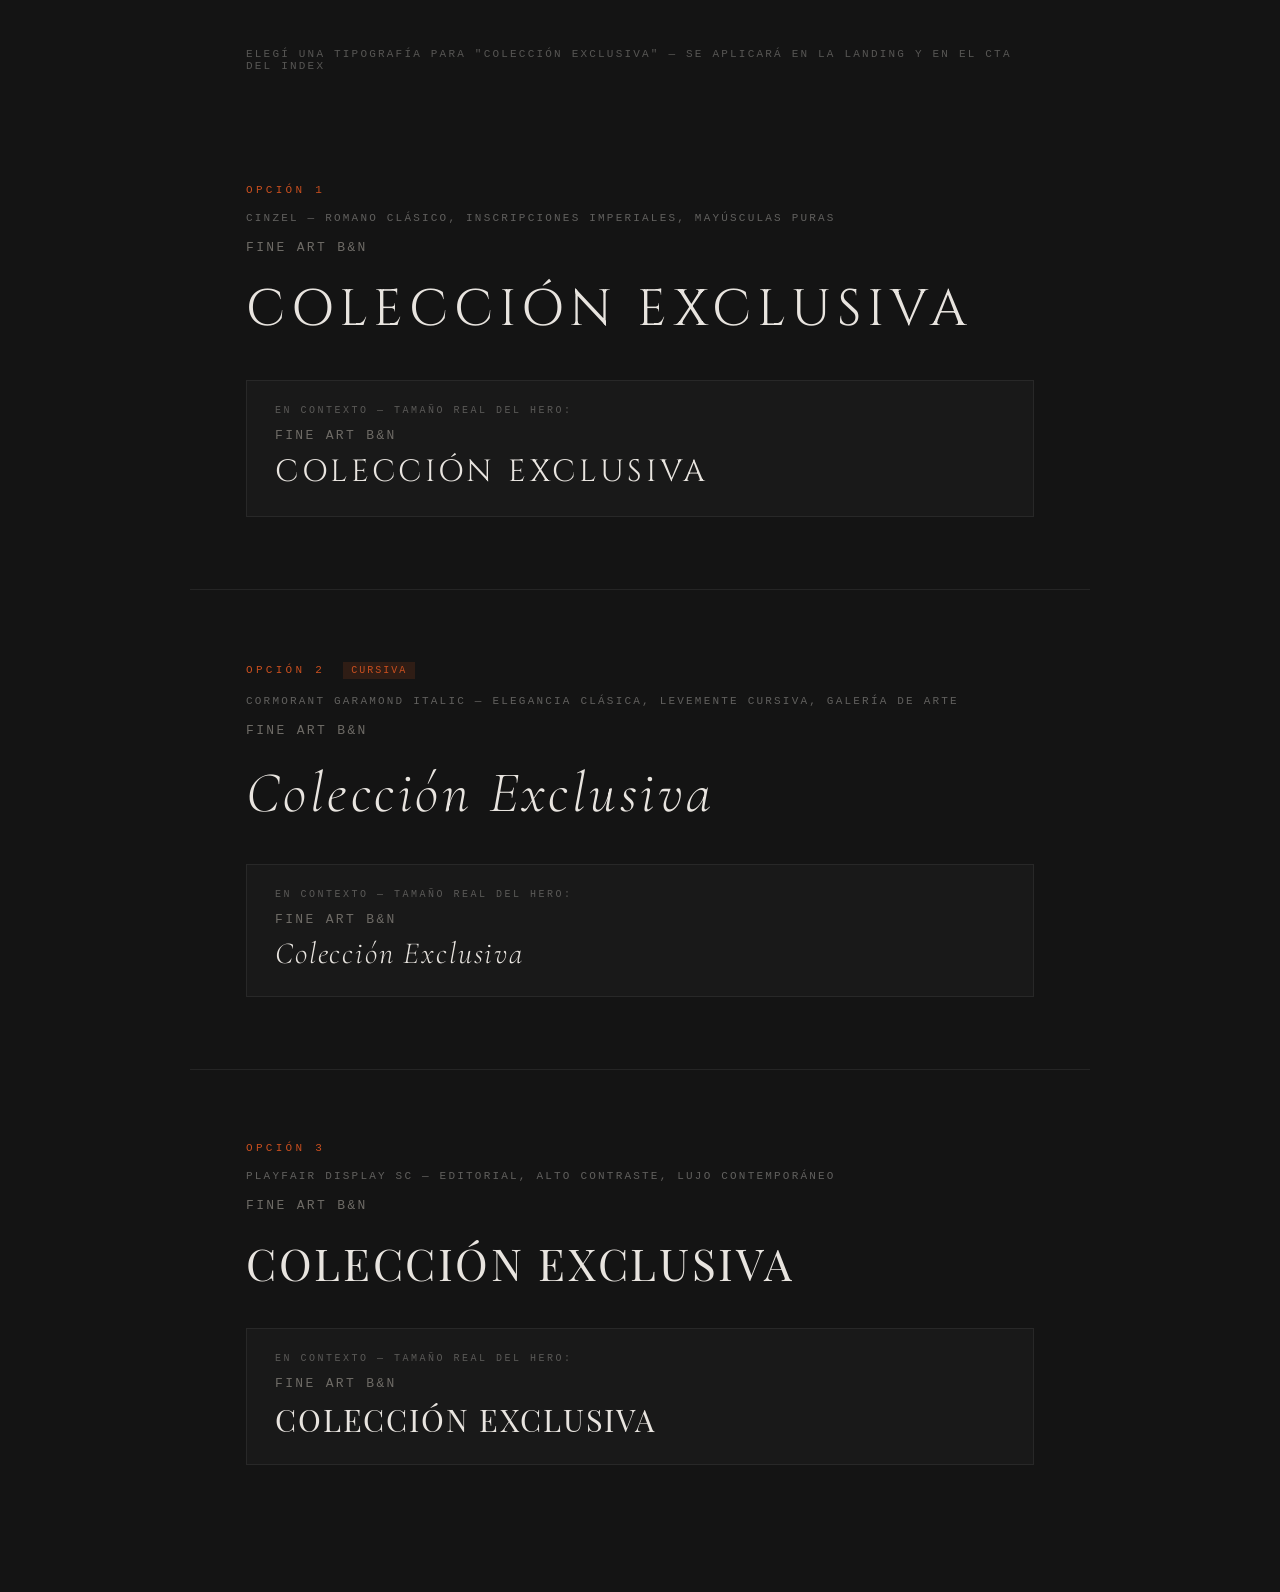
<file: font-preview.html>
<!DOCTYPE html>
<html lang="es">
<head>
  <meta charset="UTF-8" />
  <meta name="viewport" content="width=device-width, initial-scale=1.0" />
  <title>Font Preview — COLECCIÓN EXCLUSIVA</title>
  <link rel="preconnect" href="https://fonts.googleapis.com" />
  <link rel="preconnect" href="https://fonts.gstatic.com" crossorigin />
  <link href="https://fonts.googleapis.com/css2?family=Cinzel:wght@300;400&family=Cormorant+Garamond:ital,wght@0,300;0,400;1,300;1,400&family=Playfair+Display+SC:wght@400&display=swap" rel="stylesheet" />
  <style>
    * { margin: 0; padding: 0; box-sizing: border-box; }
    body {
      background: #141414;
      color: #E8E4DF;
      font-family: sans-serif;
      min-height: 100vh;
      display: flex;
      flex-direction: column;
      align-items: center;
      justify-content: center;
      gap: 0;
      padding: 48px 24px;
    }
    .header-note {
      width: 100%; max-width: 900px;
      padding: 0 56px 40px;
      font-family: monospace;
      font-size: 11px; letter-spacing: 0.2em;
      color: rgba(242,237,232,0.3);
      text-transform: uppercase;
    }
    .option {
      width: 100%;
      max-width: 900px;
      padding: 72px 56px;
      border-bottom: 1px solid rgba(242,237,232,0.08);
      display: flex;
      flex-direction: column;
      gap: 16px;
    }
    .option:last-child { border-bottom: none; }
    .option-num {
      font-family: monospace;
      font-size: 11px;
      letter-spacing: 0.3em;
      text-transform: uppercase;
      color: #C94F1F;
    }
    .option-name {
      font-size: 11px;
      letter-spacing: 0.2em;
      color: rgba(242,237,232,0.35);
      text-transform: uppercase;
      font-family: monospace;
    }
    .preview-sub {
      font-family: 'Jura', monospace;
      font-size: 13px;
      letter-spacing: 0.18em;
      color: #6E6B66;
      text-transform: uppercase;
      margin-bottom: 4px;
    }
    .tag-italic {
      display: inline-block;
      background: rgba(201,79,31,0.15);
      color: #C94F1F;
      font-family: monospace;
      font-size: 10px;
      letter-spacing: 0.2em;
      padding: 3px 8px;
      margin-left: 8px;
      vertical-align: middle;
    }
    /* Opción 1 — Cinzel */
    .opt1 .main {
      font-family: 'Cinzel', serif;
      font-size: clamp(28px, 4vw, 52px);
      font-weight: 300;
      letter-spacing: 0.12em;
    }
    /* Opción 2 — Cormorant Garamond Italic */
    .opt2 .main {
      font-family: 'Cormorant Garamond', serif;
      font-size: clamp(30px, 4.5vw, 60px);
      font-weight: 300;
      font-style: italic;
      letter-spacing: 0.06em;
    }
    /* Opción 3 — Playfair Display SC */
    .opt3 .main {
      font-family: 'Playfair Display SC', serif;
      font-size: clamp(24px, 3.5vw, 44px);
      font-weight: 400;
      letter-spacing: 0.06em;
    }
    .context {
      margin-top: 20px;
      padding: 24px 28px;
      border: 1px solid rgba(242,237,232,0.07);
      background: rgba(242,237,232,0.02);
    }
    .context-label {
      font-size: 10px; letter-spacing: 0.25em; color: rgba(242,237,232,0.3);
      text-transform: uppercase; margin-bottom: 12px; font-family: monospace;
    }
  </style>
</head>
<body>

  <div class="header-note">
    Elegí una tipografía para "Colección Exclusiva" — se aplicará en la landing y en el CTA del index
  </div>

  <div class="option opt1">
    <span class="option-num">Opción 1</span>
    <p class="option-name">Cinzel — Romano clásico, inscripciones imperiales, mayúsculas puras</p>
    <p class="preview-sub">Fine Art B&N</p>
    <p class="main">COLECCIÓN EXCLUSIVA</p>
    <div class="context">
      <p class="context-label">En contexto — tamaño real del hero:</p>
      <p class="preview-sub" style="margin-bottom:8px">Fine Art B&N</p>
      <p class="main" style="font-size:clamp(18px,2.4vw,32px)">COLECCIÓN EXCLUSIVA</p>
    </div>
  </div>

  <div class="option opt2">
    <span class="option-num">Opción 2 <span class="tag-italic">CURSIVA</span></span>
    <p class="option-name">Cormorant Garamond Italic — Elegancia clásica, levemente cursiva, galería de arte</p>
    <p class="preview-sub">Fine Art B&N</p>
    <p class="main">Colección Exclusiva</p>
    <div class="context">
      <p class="context-label">En contexto — tamaño real del hero:</p>
      <p class="preview-sub" style="margin-bottom:8px">Fine Art B&N</p>
      <p class="main" style="font-size:clamp(18px,2.4vw,32px)">Colección Exclusiva</p>
    </div>
  </div>

  <div class="option opt3">
    <span class="option-num">Opción 3</span>
    <p class="option-name">Playfair Display SC — Editorial, alto contraste, lujo contemporáneo</p>
    <p class="preview-sub">Fine Art B&N</p>
    <p class="main">COLECCIÓN EXCLUSIVA</p>
    <div class="context">
      <p class="context-label">En contexto — tamaño real del hero:</p>
      <p class="preview-sub" style="margin-bottom:8px">Fine Art B&N</p>
      <p class="main" style="font-size:clamp(18px,2.4vw,32px)">COLECCIÓN EXCLUSIVA</p>
    </div>
  </div>

</body>
</html>
</file>
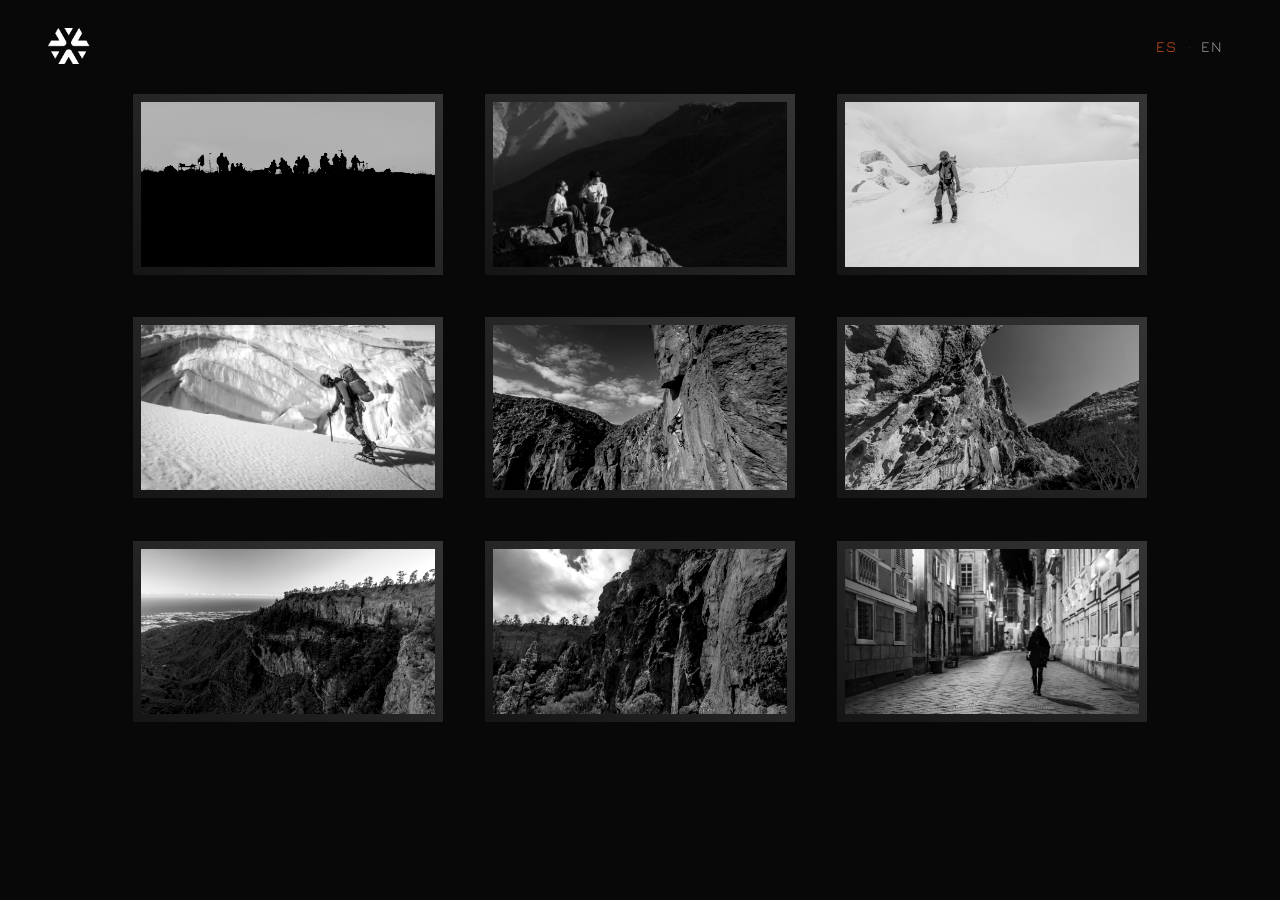
<file: ref-ega-fotos-2.html>
<!DOCTYPE html>
<html lang="es">
<head>
  <meta charset="UTF-8" />
  <meta name="viewport" content="width=device-width, initial-scale=1.0" />
  <title>E-Ga · Segunda Colección — Ref</title>
  <link rel="icon" type="image/svg+xml" href="shared/assets/favicon.svg" />
  <link rel="stylesheet" href="shared/styles.css?v=6" />
  <link rel="stylesheet" href="obras-exclusivas.css?v=9" />
  <style>
    body { background: #080808; }

    .ref-header {
      display: flex; justify-content: space-between; align-items: center;
      padding: 28px 48px;
    }
    .ref-header img { height: 36px; width: auto; }

    .ref-grid-wrap { padding: 0 48px 48px; }

    /* Fotos ya en B&W — sin filtro */
    .obra-img-base.bw { filter: none; }

    /* Fotos en color → B&W + contraste +30% */
    .obra-img-base.to-bw {
      filter: grayscale(100%) contrast(130%);
    }
  </style>
</head>
<body>

  <div class="ref-header">
    <img src="shared/assets/logo-simbolo-blanco.png" alt="Gamantri" />
    <div class="lang-toggle">
      <button class="lang-btn active">ES</button>
      <span class="lang-sep">·</span>
      <button class="lang-btn">EN</button>
    </div>
  </div>

  <div class="ref-grid-wrap">
    <div class="obras-grid oex-grid-bw">

      <!-- 1 — Siluetas al atardecer · Austerra — color → B&W -->
      <div class="obra-card">
        <div class="obra-celda"><div class="obra-img-wrap">
          <img class="obra-img-base to-bw" src="shared/assets/images/obras/E-Ga-2/(1).jpg" alt="" />
        </div></div>
      </div>

      <!-- 2 — Dos figuras en roca · Austerra — ya B&W -->
      <div class="obra-card">
        <div class="obra-celda"><div class="obra-img-wrap">
          <img class="obra-img-base bw" src="shared/assets/images/obras/E-Ga-2/(2).jpg" alt="" />
        </div></div>
      </div>

      <!-- 3 — Glaciar Chopicalqui · La Sportiva — color → B&W -->
      <div class="obra-card">
        <div class="obra-celda"><div class="obra-img-wrap">
          <img class="obra-img-base to-bw" src="shared/assets/images/obras/E-Ga-2/(3).jpg" alt="" />
        </div></div>
      </div>

      <!-- 4 — Serac · Chopicalqui — color → B&W -->
      <div class="obra-card">
        <div class="obra-celda"><div class="obra-img-wrap">
          <img class="obra-img-base to-bw" src="shared/assets/images/obras/E-Ga-2/(4).jpg" alt="" />
        </div></div>
      </div>

      <!-- 5 — El Saltadero · Tenerife — color → B&W -->
      <div class="obra-card">
        <div class="obra-celda"><div class="obra-img-wrap">
          <img class="obra-img-base to-bw" src="shared/assets/images/obras/E-Ga-2/(5).jpg" alt="" />
        </div></div>
      </div>

      <!-- 6 — Polegre Abajo · Tenerife — color → B&W -->
      <div class="obra-card">
        <div class="obra-celda"><div class="obra-img-wrap">
          <img class="obra-img-base to-bw" src="shared/assets/images/obras/E-Ga-2/(6).jpg" alt="" />
        </div></div>
      </div>

      <!-- 7 — Barranco y océano · Tenerife — color → B&W -->
      <div class="obra-card">
        <div class="obra-celda"><div class="obra-img-wrap">
          <img class="obra-img-base to-bw" src="shared/assets/images/obras/E-Ga-2/(7).jpg" alt="" />
        </div></div>
      </div>

      <!-- 8 — Cañón de pinos · Tenerife — color → B&W -->
      <div class="obra-card">
        <div class="obra-celda"><div class="obra-img-wrap">
          <img class="obra-img-base to-bw" src="shared/assets/images/obras/E-Ga-2/(8).jpg" alt="" />
        </div></div>
      </div>

      <!-- 9 — Calle nocturna · Génova — ya B&W -->
      <div class="obra-card">
        <div class="obra-celda"><div class="obra-img-wrap">
          <img class="obra-img-base bw" src="shared/assets/images/obras/E-Ga-2/(9).jpg" alt="" />
        </div></div>
      </div>

    </div>
  </div>

</body>
</html>
</file>
<file: shared/styles.css>
@font-face {
  font-family: 'Griffiths';
  src: url('assets/fonts/Griffiths/Griffiths.otf') format('opentype');
  font-weight: 400;
  font-display: swap;
}
@font-face {
  font-family: 'Play';
  src: url('assets/fonts/Play/Play-Regular.ttf') format('truetype');
  font-weight: 400;
  font-display: swap;
}
@font-face {
  font-family: 'Play';
  src: url('assets/fonts/Play/Play-Bold.ttf') format('truetype');
  font-weight: 700;
  font-display: swap;
}
@font-face {
  font-family: 'Jura';
  src: url('assets/fonts/Jura/Jura-VariableFont_wght.ttf') format('truetype');
  font-weight: 100 900;
  font-display: swap;
}

/* ── RESET ── */
*, *::before, *::after { box-sizing: border-box; margin: 0; padding: 0; }
html { scroll-behavior: smooth; }

:root {
  --base:    #080808;
  --surface: #111111;
  --stone:   #2E2E2C;
  --text:    #F2EDE8;
  --muted:   #7a7a76;
  --accent:  #C94F1F;
  --ease:    cubic-bezier(0.16, 1, 0.3, 1);
}

body {
  background: var(--base);
  color: var(--text);
  font-family: 'Jura', sans-serif;
  font-weight: 300;
  overflow-x: hidden;
}

/* ── HEADER ── */
header {
  position: fixed; top: 0; left: 0; right: 0;
  z-index: 500;
  padding: 28px 40px;
  display: flex; align-items: center; justify-content: space-between;
  transition: transform 0.5s var(--ease), background 0.4s, backdrop-filter 0.4s;
  background: linear-gradient(to bottom, rgba(8,8,8,0.32) 0%, transparent 100%);
}
header.hidden { transform: translateY(-100%); }
header.scrolled {
  background: linear-gradient(to bottom, rgba(8,8,8,0.62) 0%, rgba(8,8,8,0.18) 75%, transparent 100%);
  backdrop-filter: blur(14px);
}

.logo-btn {
  cursor: pointer; border: none; background: none; padding: 0;
  display: flex; align-items: center;
}
.logo-btn img { height: 36px; width: auto; transition: opacity 0.3s; }
.logo-btn:hover img { opacity: 0.7; }

.nav-links {
  display: flex; align-items: center; gap: 36px;
}
.nav-links a {
  font-family: 'Jura', sans-serif;
  font-size: 15px; letter-spacing: 0.18em; text-transform: uppercase;
  color: var(--text); text-decoration: none; cursor: pointer;
  transition: color 0.3s;
}
.nav-links a:hover { color: var(--text); }

.lang-toggle { display: flex; align-items: center; gap: 2px; margin-left: 24px; }
.lang-btn {
  background: none; border: none; cursor: pointer;
  font-family: 'Jura', sans-serif;
  font-size: 15px; letter-spacing: 0.14em; text-transform: uppercase;
  color: #9a9a96; padding: 4px 8px; transition: color 0.3s;
}
.lang-btn.active { color: var(--accent); }
.lang-sep { color: var(--stone); font-size: 14px; }

/* ── ANIMACIONES DE SCROLL (manejadas por GSAP) ── */
.reveal-line {
  transform: scaleX(0); transform-origin: left;
  transition: transform 0.8s var(--ease);
}
.reveal-line.visible { transform: scaleX(1); }

/* ── LABEL ── */
.label {
  font-family: 'Jura', sans-serif;
  font-size: 14px; letter-spacing: 0.32em; text-transform: uppercase;
  color: var(--accent); margin-bottom: 18px;
}

/* ══════════════════════════════════════
   HERO
══════════════════════════════════════ */
#hero {
  position: relative; height: 100vh;
  display: flex; align-items: flex-end;
  padding: 72px 56px; overflow: hidden;
}
.hero-img {
  position: absolute; inset: 0;
  width: 100%; height: 100%;
  opacity: 0;
  object-fit: cover;
}
.hero-overlay {
  position: absolute; inset: 0;
  background:
    linear-gradient(to bottom, rgba(8,8,8,0.5) 0%, transparent 22%),
    linear-gradient(to top,    rgba(8,8,8,0.72) 0%, rgba(8,8,8,0.05) 22%, transparent 38%);
}
.hero-content { position: relative; z-index: 2; max-width: 680px; }
.hero-logo { height: clamp(40px, 7vw, 88px); width: auto; margin-bottom: 28px; display: block; }
.hero-tagline {
  font-family: 'Jura', sans-serif;
  font-size: 17px; letter-spacing: 0.22em; text-transform: uppercase; color: #fff;
}
.scroll-indicator {
  position: absolute; bottom: 40px; right: 56px;
  display: flex; flex-direction: column; align-items: center; gap: 10px;
  font-size: 13px; letter-spacing: 0.22em; text-transform: uppercase; color: var(--muted);
  writing-mode: vertical-rl;
}
.scroll-indicator::before {
  content: ''; width: 1px; height: 52px; background: var(--accent); display: block;
  animation: scrollPulse 2s ease infinite;
}
@keyframes scrollPulse {
  0%, 100% { opacity: 1; transform: scaleY(1); }
  50% { opacity: 0.4; transform: scaleY(0.6); }
}

/* GSAP init: ocultar logo y nav antes del primer paint */
.hero-logo, .hero-tagline { opacity: 0; }

/* ══════════════════════════════════════
   SECCIÓN A — OBRAS
══════════════════════════════════════ */
#obras { }

/* A1: imagen hero de obras */
.obras-hero {
  position: relative;
  width: 100%;
  height: min(calc(100vw * 0.75), 92vh);
  overflow: hidden;
}
.obras-hero-img {
  position: absolute; inset: -25% 0;
  background: url('assets/images/2-H-C.jpg') center 65% / cover no-repeat;
  will-change: transform;
}
.obras-hero-overlay {
  position: absolute; inset: 0;
  background:
    linear-gradient(to bottom, rgba(8,8,8,0.35) 0%, transparent 45%),
    linear-gradient(to top, rgba(8,8,8,0.22) 0%, rgba(8,8,8,0.08) 40%, transparent 100%);
}
.obras-hero-text {
  position: absolute; bottom: 64px; left: 56px; right: 56px;
  display: flex; flex-direction: column; align-items: flex-start; gap: 16px;
}
.obras-hero-text .label {
  color: var(--text); font-weight: 700;
}
.obras-hero-title {
  font-family: 'Play', sans-serif;
  font-size: clamp(40px, 6vw, 72px); font-weight: 400; line-height: 1;
}
.obras-hero-copy {
  max-width: 480px; font-size: 20px; line-height: 1.85; color: var(--text);
  text-align: left;
}

/* A2: grilla 3×3 — paspartú */
.obras-grid {
  display: grid; grid-template-columns: repeat(3, 1fr); gap: 2px;
  margin-top: 2px;
}
.obra-card {
  cursor: pointer;
  background: var(--base);
}
.obra-extra { display: none; }
.obras-grid.expanded .obra-extra { display: block; }

.obra-celda {
  position: relative;
  background: #2a2a2a;
  background-image: linear-gradient(to top right, rgba(0,0,0,0.50) 0%, rgba(255,255,255,0.05) 100%);
  padding: 2.5%;
}
.obra-img-wrap {
  position: relative;
  aspect-ratio: 3 / 2;
  overflow: hidden;
}
.obra-img-base,
.obra-img-hover {
  position: absolute; inset: 0;
  width: 100%; height: 100%;
  object-fit: cover; display: block;
  transition: opacity 0.6s var(--ease);
}
.obra-img-hover { opacity: 0; }
.obra-card:hover .obra-img-hover { opacity: 1; }
.obra-card:hover .obra-img-base  { opacity: 0; }

/* Index obras: separaciones proporcionales al marco — mismo sistema que E-Ga */
#obras .obras-grid {
  --marco: calc(0.025 * (100vw / 3));
  gap: calc(var(--marco) * 4);
  padding: 0 calc(var(--marco) * 8);
  margin-top: calc(var(--marco) * 4);
}

/* Index obras: portada B&N (versión 6) */
#obras .obra-img-base { filter: saturate(0%); }
#obras .obra-card:hover .obra-img-base  { opacity: 0; }
#obras .obra-card:hover .obra-img-hover { opacity: 1; }

.obra-label {
  position: absolute;
  bottom: 0; left: 0; width: 100%;
  padding: 24px 12px 8px;
  background: linear-gradient(to top, rgba(0,0,0,0.72) 0%, transparent 100%);
  display: flex; justify-content: space-between; align-items: flex-end;
}
.obra-card-title {
  font-family: 'Play', sans-serif; font-size: 14px; font-weight: 400; color: #fff;
}
.obra-badge {
  font-size: 11px; letter-spacing: 0.18em; text-transform: uppercase;
  padding: 2px 8px; border: 1px solid rgba(255,255,255,0.5); color: rgba(255,255,255,0.85);
  white-space: nowrap;
}
.obra-badge.sold { border-color: var(--stone); color: var(--muted); }

/* A3: fila de botones obras */
.obras-footer-row {
  display: flex; justify-content: space-between; align-items: center;
  padding: 56px calc(0.025 * (100vw / 3) * 8) 80px;
  background: var(--base);
}
.btn-ver-mas {
  font-family: 'Jura', sans-serif;
  font-size: 15px; letter-spacing: 0.2em; text-transform: uppercase;
  color: var(--text); background: none; border: none;
  cursor: pointer; transition: color 0.3s;
}
.btn-ver-mas:hover { color: var(--accent); }
.btn-obra-personalizada {
  display: inline-block;
  background: transparent; color: var(--accent);
  font-family: 'Jura', sans-serif;
  font-size: 12px; font-weight: 600; letter-spacing: 0.2em; text-transform: uppercase;
  padding: 12px 21px;
  border: 1px solid var(--accent); cursor: pointer; text-decoration: none;
  transition: background 0.3s, color 0.3s; white-space: nowrap;
}
.btn-obra-personalizada:hover { background: rgba(201,79,31,0.10); }

/* CTA Colección Exclusiva — doble borde animado, Griffiths */
.btn-coleccion-exclusiva {
  display: inline-flex;
  align-items: center; gap: 6px;
  background: transparent; color: var(--text);
  font-family: 'Griffiths', 'Play', sans-serif;
  font-size: 15px; font-weight: 400; letter-spacing: 0.18em; text-transform: uppercase;
  padding: 14px 28px;
  text-decoration: none;
  position: relative;
  white-space: nowrap;
  cursor: pointer;
  /* Borde exterior */
  outline: 1px solid rgba(242,237,232,0.18);
  outline-offset: 5px;
  /* Borde interior */
  border: 1px solid rgba(242,237,232,0.35);
  opacity: 0;  /* empieza invisible — JS hace fade-in al scroll */
  transition: opacity 0.7s ease, background 0.35s, outline-color 0.35s, border-color 0.35s;
}
.btn-coleccion-exclusiva.oex-cta-visible {
  opacity: 1;
}
.btn-coleccion-exclusiva:hover {
  background: rgba(242,237,232,0.07);
  border-color: rgba(242,237,232,0.65);
  outline-color: rgba(242,237,232,0.35);
}
.oex-cta-logo {
  height: 13px; opacity: 0.65;   /* misma altura que el texto del botón */
  transition: opacity 0.3s;
}
.btn-coleccion-exclusiva:hover .oex-cta-logo { opacity: 1; }

/* ══════════════════════════════════════
   SECCIÓN B — CURSOS
══════════════════════════════════════ */
#cursos {
  display: grid; grid-template-columns: 38% 1fr;
  align-items: center;
  background: #1a1a1a;
}
.cursos-text {
  padding: 80px 64px; display: flex; flex-direction: column;
  justify-content: center; gap: 0; background: #1a1a1a;
}
.cursos-title {
  font-family: 'Play', sans-serif;
  font-size: clamp(52px, 6vw, 80px); font-weight: 400;
  line-height: 1.0; margin-bottom: 24px;
}
.cursos-hook {
  font-family: 'Play', sans-serif;
  font-size: clamp(18px, 2vw, 26px); font-weight: 400;
  line-height: 1.3; margin-bottom: 20px;
}
.cursos-copy {
  font-size: 22px; line-height: 1.8; color: var(--muted);
  max-width: 440px; margin-bottom: 40px;
}
.cursos-cta {
  font-family: 'Jura', sans-serif;
  font-size: 18px; letter-spacing: 0.2em; text-transform: uppercase;
  color: var(--accent); text-decoration: none;
  border-bottom: 1px solid var(--accent); padding-bottom: 2px;
  transition: opacity 0.2s;
}
.cursos-cta:hover { opacity: 0.7; }

.cursos-video {
  aspect-ratio: 1 / 1; overflow: hidden;
  padding: 32px 0; background: #1a1a1a;
  box-sizing: border-box;
}
.cursos-video video {
  width: 100%; height: 100%; object-fit: cover; display: block;
}

/* ══════════════════════════════════════
   SECCIÓN C — SERVICIOS
══════════════════════════════════════ */
#servicios {
  position: relative; height: 100vh; overflow: hidden;
  display: flex; align-items: flex-end;
}
.servicios-video {
  position: absolute; inset: 0;
  width: 100%; height: 100%; object-fit: cover;
}
.servicios-overlay {
  position: absolute; inset: 0;
  background: rgba(8,8,8,0.35);
}
.servicios-bottom-gradient {
  position: absolute; bottom: 0; left: 0; right: 0; height: 35%;
  background: linear-gradient(to top, rgba(8,8,8,0.88) 0%, transparent 100%);
  pointer-events: none;
}
.servicios-content {
  position: relative; z-index: 2;
  width: 100%;
  padding: 0 56px 64px;
  display: flex; align-items: flex-end; justify-content: space-between; gap: 40px;
}
.servicios-left { max-width: 520px; }
.servicios-title {
  font-family: 'Play', sans-serif;
  font-size: clamp(38px, 5.6vw, 74px); font-weight: 400;
  line-height: 0.9; margin-bottom: 12px; letter-spacing: 0.02em;
}
#servicios .label { color: var(--text); }
.servicios-subtitle {
  font-size: 15px; letter-spacing: 0.18em; text-transform: uppercase;
  color: #E06030; font-weight: 700; margin-bottom: 20px;
}
.servicios-copy {
  font-size: 18px; line-height: 1.85; color: rgba(242,237,232,0.9); max-width: 420px;
}
.servicios-right { flex-shrink: 0; padding-bottom: 4px; }
.btn-servicios {
  display: inline-block;
  background: var(--accent); color: var(--text);
  font-family: 'Jura', sans-serif;
  font-size: 14px; font-weight: 600; letter-spacing: 0.2em;
  padding: 16px 28px;
  border: none; cursor: pointer; text-decoration: none;
  transition: opacity 0.3s; white-space: nowrap;
}
.btn-servicios:hover { opacity: 0.85; }

/* ── BOTONES ── */
.btn {
  display: inline-flex; align-items: center; gap: 14px;
  font-family: 'Jura', sans-serif;
  font-size: 15px; letter-spacing: 0.2em; text-transform: uppercase;
  color: var(--text); text-decoration: none; cursor: pointer;
  background: none; border: none; padding: 0;
  transition: gap 0.3s var(--ease);
}
.btn::after { content: '→'; color: var(--accent); transition: transform 0.3s var(--ease); }
.btn:hover { gap: 22px; }
.btn:hover::after { transform: translateX(4px); }

.btn-outline {
  display: inline-block;
  font-family: 'Jura', sans-serif;
  font-size: 15px; letter-spacing: 0.2em; text-transform: uppercase;
  color: var(--text); text-decoration: none; cursor: pointer;
  background: none; border: 1px solid rgba(242,237,232,0.3);
  padding: 14px 36px;
  transition: border-color 0.3s, background 0.3s;
}
.btn-outline:hover { border-color: var(--accent); background: rgba(201,79,31,0.08); }

.btn-accent-outline {
  border-color: var(--accent); color: var(--accent);
}
.btn-accent-outline:hover { background: rgba(201,79,31,0.12); }

/* ── CLIENTES ── */
#clientes {
  padding: 100px 0; border-top: 1px solid var(--stone);
  text-align: center;
}
#clientes .label { padding: 0 56px; }

/* Marquee */
.marquee-track {
  overflow: hidden;
  margin-top: 40px;
  -webkit-mask-image: linear-gradient(to right, transparent, black 12%, black 88%, transparent);
  mask-image: linear-gradient(to right, transparent, black 12%, black 88%, transparent);
}
.marquee-inner {
  display: flex; gap: 50px; align-items: center;
  width: max-content;
  animation: marquee 44s linear infinite;
}
.marquee-inner:hover { animation-play-state: paused; }
@keyframes marquee {
  from { transform: translateX(0); }
  to   { transform: translateX(-50%); }
}
.logo-client {
  height: 32px; width: auto; object-fit: contain;
  filter: brightness(0) invert(1);
  opacity: 0.55; transition: opacity 0.4s; flex-shrink: 0;
  cursor: pointer;
}
.logo-client:hover { opacity: 0.9; }

/* ── FOOTER ── */
footer {
  padding: 56px; border-top: 1px solid var(--stone);
  display: flex; justify-content: space-between; align-items: center;
}
.footer-logo img { height: 32px; width: auto; opacity: 0.4; }
.footer-links { display: flex; gap: 28px; }
.footer-links a, .footer-links button {
  font-family: 'Jura', sans-serif;
  font-size: 15px; letter-spacing: 0.15em; text-transform: uppercase;
  color: var(--muted); text-decoration: none; background: none; border: none;
  cursor: pointer; transition: color 0.3s;
}
.footer-links a:hover, .footer-links button:hover { color: var(--text); }
.footer-copy { font-size: 15px; color: var(--stone); letter-spacing: 0.08em; }

/* ══════════════════════════════════════
   LOADER
══════════════════════════════════════ */
#loader {
  position: fixed; inset: 0; z-index: 9999;
  background: #080808;
  display: flex; flex-direction: column; align-items: center; justify-content: center; gap: 32px;
  transition: opacity 0.7s ease;
}
#loader.fade-out { opacity: 0; pointer-events: none; }
#loader img {
  width: 72px; height: auto;
  clip-path: inset(100% 0 0 0);
  animation: loaderReveal 1.5s cubic-bezier(0.4, 0, 0.2, 1) 0.3s forwards;
}
@keyframes loaderReveal {
  from { clip-path: inset(100% 0 0 0); }
  to   { clip-path: inset(0% 0 0 0); }
}
#loader-progress {
  display: flex; flex-direction: column; align-items: center; gap: 10px; width: 160px;
}
#loader-bar {
  width: 100%; height: 2px; background: rgba(255,255,255,0.1);
}
#loader-bar-fill {
  height: 100%; width: 0%; background: #D4571E; transition: width 0.25s ease;
}
#loader-percent {
  font-family: 'Jura', sans-serif; font-size: 11px; letter-spacing: 0.12em;
  color: rgba(242,237,232,0.4);
}

/* ══════════════════════════════════════
   OVERLAYS
══════════════════════════════════════ */
.overlay {
  position: fixed; inset: 0; z-index: 600;
  background: rgba(8,8,8,0.95);
  opacity: 0; pointer-events: none;
  transition: opacity 0.4s var(--ease);
  backdrop-filter: blur(6px);
  overflow-y: auto;
}
.overlay.open { opacity: 1; pointer-events: all; }

#footer-foto-modal { background: rgba(8,8,8,0.82); }
.overlay-close {
  position: fixed; top: 28px; right: 40px;
  background: none; border: none; color: var(--muted);
  font-size: 28px; cursor: pointer; z-index: 200;
  transition: color 0.3s; font-weight: 300;
}
.overlay-close:hover { color: var(--text); }

/* Solo overlay-obra scrollea mucho — necesita wrapper sticky para que la cruz no desaparezca */
.overlay-close-wrap {
  position: sticky;
  top: 0;
  height: 0;
  overflow: visible;
  text-align: right;
  z-index: 200;
}
#overlay-obra .overlay-close {
  position: relative;
  top: 28px;
  right: 40px;
  display: inline-block;
}

/* ── SCROLL HINT obras ── */
.obra-scroll-hint {
  position: fixed;
  bottom: 48px;
  left: calc(50% - 210px);
  transform: translateX(-50%);
  z-index: 700;
  display: none;
  flex-direction: column;
  align-items: center;
  gap: 6px;
  color: var(--text);
  font-family: 'Jura', sans-serif;
  font-size: 10px;
  letter-spacing: 0.18em;
  text-transform: uppercase;
  pointer-events: none;
  transition: opacity 0.4s;
}
.obra-scroll-hint.visible { display: flex; }
.obra-scroll-hint.fade-out { opacity: 0; }
.obra-scroll-hint svg {
  animation: scrollBounce 1.4s ease-in-out infinite;
}
@keyframes scrollBounce {
  0%, 100% { transform: translateY(0); }
  50%       { transform: translateY(7px); }
}

/* ── OBRA MODAL — layout scroll izquierda + panel sticky derecha ── */
.obra-modal-grid {
  display: grid;
  grid-template-columns: 1fr 420px;
  align-items: start;
}
.obra-modal-fotos { }
.obra-modal-foto-item {
  width: 100%; height: 100vh;
  object-fit: cover; display: block;
}
.obra-modal-panel {
  position: sticky; top: 0;
  height: 100vh; overflow: hidden;
  background: var(--surface);
  padding: clamp(28px, 4.5vh, 64px) clamp(24px, 3.5vw, 52px);
  display: flex; flex-direction: column; gap: clamp(9px, 1.6vh, 22px);
}

.obra-modal-titulo {
  font-family: 'Play', sans-serif;
  font-size: clamp(25px, 3.8vh, 49px); font-weight: 400; line-height: 1.1;
}
.obra-modal-desc {
  font-size: clamp(17px, 2.2vh, 23px); line-height: 1.6; color: var(--muted);
}

/* Series de precios */
.obra-series {
  display: flex; gap: 6px; flex-wrap: wrap; align-items: flex-start;
  margin: 4px 0;
}
.serie-item {
  display: flex; flex-direction: column; align-items: center;
  padding: clamp(4px, 0.6vh, 8px) clamp(6px, 0.8vw, 10px); min-width: 60px;
  border: 1px solid transparent;
}
.serie-item.sold .serie-precio,
.serie-item.sold .serie-copia { color: var(--muted); opacity: 0.55; }
.serie-item.available .serie-precio,
.serie-item.available .serie-copia { color: var(--accent); }
.serie-item.primera { border-color: var(--accent); }
.serie-precio {
  font-family: 'Jura', sans-serif;
  font-size: clamp(17px, 2.1vh, 22px); letter-spacing: 0.06em; color: var(--muted);
}
.serie-copia {
  font-size: clamp(14px, 1.6vh, 18px); color: var(--muted);
  margin-top: 2px; letter-spacing: 0.1em; text-transform: uppercase;
}

.obra-modal-sep {
  height: 1px; background: var(--stone); margin: 2px 0; flex-shrink: 0;
}

/* Specs */
.obra-modal-specs { display: flex; flex-direction: column; gap: clamp(7px, 1vh, 16px); }
.spec-row { display: flex; justify-content: space-between; font-size: clamp(17px, 2.2vh, 23px); }
.spec-key { color: var(--muted); }
.spec-val { color: var(--text); }

.obra-ref-label {
  font-size: clamp(16px, 1.8vh, 21px); letter-spacing: 0.2em; text-transform: uppercase;
  color: var(--accent); margin-bottom: -4px;
}
.obra-ref-text { font-size: clamp(17px, 2.2vh, 23px); color: var(--muted); }

.obra-precio-grande {
  font-family: 'Play', sans-serif;
  font-size: clamp(31px, 4.4vh, 60px); font-weight: 400;
  margin-top: 2px;
}
.btn-encargar {
  display: inline-block;
  border: 1px solid var(--accent); color: var(--accent);
  background: transparent;
  font-family: 'Jura', sans-serif;
  font-size: 14px; font-weight: 600; letter-spacing: 0.2em; text-transform: uppercase;
  padding: 14px 24px; cursor: pointer;
  transition: background 0.3s;
  width: 100%; text-align: center;
}
.btn-encargar:hover { background: rgba(201,79,31,0.1); }

/* ── Modal Nosotros ── */
.modal-nosotros {
  max-width: 1080px;
  margin: 0 auto;
  padding: 72px 48px 100px;
}

/* Parte 1 — Marca */
.nosotros-brand {
  padding-bottom: 64px;
  border-bottom: 1px solid rgba(242,237,232,0.08);
  margin-bottom: 64px;
}
.nosotros-tag { color: var(--text) !important; }
.nosotros-logo {
  height: 50px;
  display: block;
  margin: 18px 0 16px;
}
.nosotros-subtag {
  font-family: 'Jura', sans-serif;
  font-size: 13px; letter-spacing: 0.32em; text-transform: uppercase;
  color: #E06030; font-weight: 700;
  margin-bottom: 40px;
}
.nosotros-bio-brand {
  font-size: 18px; line-height: 2;
  color: rgba(242,237,232,0.72);
  max-width: 680px;
  padding-left: 24px;
  border-left: 2px solid var(--accent);
}

/* Parte 2+3 — Foto + Cris */
.nosotros-lower {
  display: grid;
  grid-template-columns: 200px 1fr;
  gap: 56px;
  align-items: start;
}
.nosotros-foto {
  width: 200px;
  aspect-ratio: 3/4;
  background: url('assets/images/gamantri_01_02.jpg') center/cover;
  transform: scaleX(-1);
}
.nosotros-nombre { font-family: 'Play', sans-serif; font-size: 36px; font-weight: 400; margin-bottom: 6px; }
.nosotros-rol { font-family: 'Jura', sans-serif; font-size: 13px; letter-spacing: 0.32em; text-transform: uppercase; color: #E06030; font-weight: 700; margin-bottom: 28px; }
.nosotros-bio-cris { font-size: 18px; line-height: 1.95; color: rgba(242,237,232,0.72); margin-bottom: 36px; }
.nosotros-actions { display: flex; gap: 16px; flex-wrap: wrap; }

/* Formularios overlay */
.form-overlay-inner {
  max-width: 680px; margin: 0 auto;
  padding: 120px 40px 80px;
}
.form-step { font-size: 14px; letter-spacing: 0.28em; text-transform: uppercase; color: var(--accent); margin-bottom: 12px; }
.form-title { font-family: 'Play', sans-serif; font-size: 40px; font-weight: 400; margin-bottom: 48px; }
.form-group { margin-bottom: 28px; }
.form-label { display: block; font-size: 14px; letter-spacing: 0.2em; text-transform: uppercase; color: var(--muted); margin-bottom: 10px; }
.form-input, .form-textarea, .form-select {
  width: 100%; background: transparent; border: none;
  border-bottom: 1px solid var(--stone); color: var(--text);
  font-family: 'Jura', sans-serif; font-size: 18px;
  padding: 12px 0; outline: none; transition: border-color 0.3s;
}
.form-input:focus, .form-textarea:focus, .form-select:focus { border-color: var(--accent); }
.form-textarea { resize: vertical; min-height: 90px; background: var(--surface); border: 1px solid var(--stone); padding: 12px; margin-top: 4px; }
.form-select { background: var(--surface); border: 1px solid var(--stone); padding: 12px; }
.form-select option { background: var(--surface); }

/* Confirmación */
.confirm-screen {
  display: flex; align-items: center; justify-content: center;
  min-height: 100vh; text-align: center; padding: 80px 40px;
}
.confirm-logo {
  height: 56px; width: auto; opacity: 0.7;
  display: block; margin: 0 auto 28px;
}
.confirm-title { font-family: 'Play', sans-serif; font-size: 56px; font-weight: 400; margin-bottom: 24px; }
.confirm-copy { font-size: 21px; line-height: 1.9; color: var(--muted); max-width: 400px; margin: 0 auto 40px; }

/* Modal foto footer */
.footer-modal-inner {
  display: flex; align-items: center; justify-content: center;
  min-height: 100vh; padding: 80px 40px;
}
.footer-modal-passe {
  background: #2a2a2a;
  background-image: linear-gradient(to top right, rgba(0,0,0,0.25), rgba(255,255,255,0.05));
  padding: 16px;
  max-width: min(90vw, 860px);
}
.footer-modal-passe img {
  width: 100%; height: auto; display: block;
  max-height: 80vh; object-fit: contain;
}

/* ── SEPARADORES DE SECCIÓN (inactivos) ── */
.section-sep {
  height: 80px; position: relative; overflow: hidden;
  background: var(--base);
}
.section-sep::before {
  content: '';
  position: absolute; inset: 0;
  background: var(--surface);
  clip-path: polygon(0 0, 100% 0, 100% 40%, 0 100%);
}

/* ── MOBILE NAV ── */
.hamburger {
  display: none;
  flex-direction: column; justify-content: center; align-items: center;
  gap: 5px; width: 32px; height: 32px;
  background: none; border: none; cursor: pointer;
  padding: 0; z-index: 502;
}
.hamburger span {
  display: block; width: 20px; height: 1px;
  background: var(--text);
  transition: transform 0.4s var(--ease), opacity 0.3s;
}
.hamburger.open span:nth-child(1) { transform: translateY(6px) rotate(45deg); }
.hamburger.open span:nth-child(2) { opacity: 0; }
.hamburger.open span:nth-child(3) { transform: translateY(-6px) rotate(-45deg); }

.mobile-menu {
  display: none;
  position: fixed; inset: 0; z-index: 501;
  background: var(--base);
  flex-direction: column; align-items: center; justify-content: center; gap: 8px;
  opacity: 0; pointer-events: none;
  transition: opacity 0.4s var(--ease);
}
.mobile-menu.open { opacity: 1; pointer-events: all; }
.mobile-menu a, .mobile-menu button {
  font-family: 'Play', sans-serif;
  font-size: clamp(28px, 8vw, 48px); font-weight: 400;
  color: var(--text); text-decoration: none;
  background: none; border: none;
  letter-spacing: 0.04em;
  transition: color 0.3s; line-height: 1.3;
}
.mobile-menu a:hover, .mobile-menu button:hover { color: var(--accent); }
.mobile-menu .mobile-lang { margin-top: 40px; }
.mobile-menu-close {
  position: absolute; top: 24px; right: 24px;
  font-size: 32px; line-height: 1;
  color: var(--text) !important; background: none !important;
  border: none !important; cursor: pointer;
  padding: 4px 10px;
  transition: color 0.3s;
}
.mobile-menu-close:hover { color: var(--accent) !important; }

/* ── Responsive ── */
@media (max-width: 900px) {
  #cursos { grid-template-columns: 1fr; }
  .cursos-video { aspect-ratio: 1 / 1; width: 100%; padding: 24px 0; background-image: url('../assets/images/cursos/1-C-I.jpg'); background-size: cover; background-position: center; }
  .cursos-video video { display: none; }
  .obras-grid { grid-template-columns: 1fr 1fr; }
  .obras-hero-text { flex-direction: column; gap: 24px; align-items: flex-start; }
  .obras-hero-copy { text-align: left; }
  .obra-modal-grid { grid-template-columns: 1fr; }
  .obra-modal-foto-item { height: 60vw; }
  .obra-modal-panel { position: static; height: auto; }
  .nosotros-lower { grid-template-columns: 1fr; }
  .nosotros-foto { width: 140px; }
  .nosotros-logo { height: 38px; }
  .modal-nosotros { padding: 56px 28px 80px; }
  .nosotros-bio-brand, .nosotros-bio-cris { text-align: justify; }
  header { padding: 20px 24px; }
  .nav-links { display: none; }
  footer { flex-direction: column; gap: 24px; text-align: center; }
  .footer-links a, .footer-links button { white-space: nowrap; }
  .btn-servicios { width: 100%; text-align: center; box-sizing: border-box; white-space: normal; }
  .servicios-content { flex-direction: column; align-items: flex-start; gap: 24px; }
  .servicios-right { width: 100%; }
  .obras-footer-row { flex-direction: column; gap: 20px; padding: 32px 24px; }
}

@media (max-width: 768px) {
  /* LC1: tagline hero en mobile ocupa dos líneas */
  .hero-tagline { max-width: 160px; white-space: normal; }
  .obras-grid { grid-template-columns: 1fr; }
  .obras-hero { min-height: 380px; }
  .obras-hero-img { background-position: 70% center; }
  .obras-hero-text { bottom: 28px; left: 24px; right: 50%; gap: 12px; }
  .obras-hero-title { font-size: 30px; line-height: 1.1; }
  .obras-hero-copy { font-size: 14px; line-height: 1.6; max-width: 100%; }
}

@media (max-width: 900px) {
  .hamburger { display: flex; }
  .mobile-menu { display: flex; }
  .nav-links { display: none !important; }
  /* mob-I-Ga-CO: cruz de cierre en blanco puro en mobile */
  .overlay-close { color: #ffffff; }
  .overlay-close:hover { color: #ffffff; }
}
</file>
<file: obras-exclusivas.css>
/* ══════════════════════════════════════════════════════
   OBRAS EXCLUSIVAS — Gamantri Fine Art Landing
   Diseño: Patricio [DSGN] · Tipografía y jerarquía visual
   Stack: Jura + Play (mismas que sitio principal)
══════════════════════════════════════════════════════ */

:root {
  --oex-gray1: rgba(242,237,232,0.72);  /* cuerpo de texto */
  --oex-gray2: rgba(242,237,232,0.40);  /* subtexto, placeholders */
  --oex-gray3: rgba(242,237,232,0.16);  /* bordes, líneas */
  --oex-line:  rgba(242,237,232,0.07);
}

/* ── Labels ── */
.oex-label-white  { color: var(--text) !important; }
.oex-label-accent { color: var(--accent) !important; }

/* ── Jerarquía tipográfica (Patricio) ──
   H1 panel: Play 400 clamp(24→44px) — moderado, no agresivo
   H2 sección: Play 400 clamp(26→48px)
   Cuerpo: Jura 400 16-18px, var(--oex-gray1)
   Sub-tags: Jura 400 12px letterspacing 0.3em, var(--oex-gray2)
   Labels acento: 12px letterspacing 0.32em, accent/white
*/
.oex-section-title {
  font-family: 'Play', sans-serif;
  font-size: clamp(26px, 3.5vw, 46px);
  font-weight: 400;
  line-height: 1.18;
  color: var(--text);
  margin: 12px 0 28px;
}
.oex-centered { text-align: center; }

/* ── Griffiths — registrada desde shared/styles.css ── */

/* ══════════════════════════════════════
   HEADER
══════════════════════════════════════ */
#oex-header {
  position: fixed; top: 0; left: 0; right: 0; z-index: 100;
  display: flex; justify-content: space-between; align-items: center;
  padding: 28px 56px;
  transition: background 0.4s, padding 0.4s;
}
#oex-header.scrolled {
  background: rgba(8,8,8,0.92);
  backdrop-filter: blur(12px);
  padding: 18px 56px;
}
#oex-header .logo-btn img { height: 36px; }

/* ══════════════════════════════════════
   ① HERO PANEL — centrado, solo símbolo
══════════════════════════════════════ */
#oex-hero-panel {
  min-height: 72vh;          /* más delgado — la portada se "asoma" */
  display: flex; align-items: center; justify-content: center;
  text-align: center;
  padding: 100px 48px 56px;
  background: #141414;       /* gris 90% — ligeramente más claro que negro */
}
.oex-hero-panel-content {
  display: flex; flex-direction: column; align-items: center;
}
.oex-hero-logo {
  height: 96px;              /* 50% más grande que antes (64→96) */
  margin-bottom: 36px;
}
.oex-hero-panel-title {
  margin-bottom: 20px;
}

/* Jerarquía tipográfica del título hero
   Fine Art B&N → encima, más pequeño pero con peso visual propio
   COLECCIÓN EXCLUSIVA → debajo, el plato fuerte
*/
.oex-title-sub {
  display: block;
  font-family: 'Jura', sans-serif;
  font-size: clamp(18px, 2.1vw, 27px);   /* +50% vs anterior 12→18px */
  font-weight: 400;
  letter-spacing: 0.22em;
  color: #6E6B66;
  text-transform: uppercase;
  margin-bottom: 14px;
}
.oex-title-main {
  display: block;
  font-family: 'Griffiths', 'Play', serif;
  font-size: clamp(18px, 2.4vw, 32px);
  font-weight: 400;
  letter-spacing: 0.12em;
  text-transform: uppercase;
  color: rgba(232, 228, 223, 0.80);       /* blanco al 80% */
  margin-bottom: 0;
}

/* "Actualmente en galería" — mismo estilo que .oex-title-sub actualizado */
.oex-obras-header .oex-section-title {
  font-family: 'Jura', sans-serif;
  font-size: clamp(18px, 2.1vw, 27px);
  font-weight: 400;
  letter-spacing: 0.22em;
  text-transform: uppercase;
  color: #6E6B66;
  margin-bottom: 0;
}
.oex-hero-sub {
  font-family: 'Jura', sans-serif;
  font-size: 14px;           /* 22px × 65% ≈ 14px */
  letter-spacing: 0.18em; text-transform: uppercase;
  color: #4E4C48;
  margin-top: 18px;          /* espacio entre título y esta línea */
  margin-bottom: 44px; display: block;
  line-height: 1.4;
}
.btn-oex {
  display: inline-block;
  font-family: 'Jura', sans-serif;
  font-size: 11px; letter-spacing: 0.32em; text-transform: uppercase;
  color: var(--text); text-decoration: none;
  border: 1px solid var(--oex-gray3);
  padding: 14px 40px;
  transition: border-color 0.3s, background 0.3s;
}
.btn-oex:hover { border-color: var(--text); background: rgba(242,237,232,0.05); }

/* ══════════════════════════════════════
   ② PORTADA CON PARALLAX
══════════════════════════════════════ */
.oex-portada {
  position: relative;
  width: 100%;
  height: min(calc(100vw * 0.75), 92vh);
  overflow: hidden;
}
.oex-portada-img {
  position: absolute; inset: -25% 0;
  background: url('shared/assets/images/obras/0-O-P-HR.jpg') center 40% / cover no-repeat;
  filter: grayscale(100%) contrast(1.05);
  will-change: transform;
}
.oex-portada-overlay {
  position: absolute; inset: 0;
  background: linear-gradient(to top, rgba(8,8,8,0.2) 0%, transparent 50%);
}

/* ══════════════════════════════════════
   ③ MANIFIESTO — 2 columnas: texto + mockup
══════════════════════════════════════ */
#oex-manifiesto {
  padding: 96px 72px;
  border-top: 1px solid var(--oex-line);
}
.oex-manifiesto-inner {
  display: grid;
  grid-template-columns: 1fr 1fr;
  gap: 80px;
  align-items: center;
  max-width: 1200px; margin: 0 auto;
}
.oex-manifiesto-left { }
.oex-manifiesto-copy {
  font-size: 16px; line-height: 2;
  color: var(--oex-gray1);
  max-width: 480px;
}

/* Mockup — imagen completa con márgenes */
.oex-manifiesto-right { }
.oex-mockup-frame {
  padding: 32px;
  background: #111;
  box-shadow: 0 24px 64px rgba(0,0,0,0.5);
}
.oex-mockup-frame img {
  width: 100%; height: auto;
  display: block;
  /* LC7: en color */
}

/* ══════════════════════════════════════
   ④ PROCESO — fondo claro, texto oscuro
══════════════════════════════════════ */
#oex-proceso {
  padding: 96px 72px;
  background: #E2DFD9;   /* gris cálido 85% blanco */
  border-top: 1px solid #c8c5be;
  border-bottom: 1px solid #c8c5be;
}
.oex-proceso-inner { max-width: 1200px; margin: 0 auto; }

/* Override labels en sección clara */
#oex-proceso .label { color: #7a7770 !important; }
#oex-proceso .oex-section-title { color: #1a1916; }

.oex-steps {
  display: grid;
  grid-template-columns: repeat(5, 1fr);
  gap: 2px;
  margin-top: 56px;
}

/* Cada step: texto + imagen hover */
.oex-step {
  position: relative;
  overflow: hidden;
  border-left: 1px solid #c8c5be;
  cursor: default;
  transition: background 0.3s;
}
.oex-step:hover { background: rgba(0,0,0,0.04); }

/* Paso 01 — fijo, sin hover */
.oex-step:first-child {
  border: 1px solid #b8b5ae;
  background: rgba(0,0,0,0.06);
  cursor: default;
}
.oex-step:first-child:hover { background: rgba(0,0,0,0.06); }
.oex-step:first-child:hover .oex-step-body { opacity: 1; }

/* Imagen de hover — cubre todo el step */
.oex-step-img {
  position: absolute; inset: 0;
  opacity: 0;
  transition: opacity 0.45s ease;
  z-index: 2;
}
.oex-step-img img {
  width: 100%; height: 100%;
  object-fit: cover;
  filter: grayscale(100%) contrast(1.05);
}
.oex-step:hover .oex-step-img { opacity: 1; }

/* Contenido del step */
.oex-step-body {
  padding: 36px 28px;
  position: relative; z-index: 1;
  transition: opacity 0.3s;
}
.oex-step:hover .oex-step-body { opacity: 0; }

.oex-step-num {
  display: block;
  font-family: 'Play', sans-serif;
  font-size: 32px; font-weight: 400;
  color: var(--accent);   /* naranja — único color vivo en la sección clara */
  margin-bottom: 14px; line-height: 1;
}
.oex-step-title {
  font-family: 'Play', sans-serif;
  font-size: 17px; font-weight: 400;
  color: #1a1a18;
  margin-bottom: 10px;
}
.oex-step-desc {
  font-family: 'Jura', sans-serif;
  font-size: 13px; line-height: 1.85;
  color: #6a6a66;
}

/* ══════════════════════════════════════
   ⑤ LAS OBRAS — misma estructura index
══════════════════════════════════════ */
#oex-obras {
  padding: 96px 0 0;
  border-top: 1px solid var(--oex-line);
}
.oex-obras-header {
  padding: 0 calc(0.025 * (100vw / 3) * 8) 48px;
}
.oex-obras-header .oex-section-title {
  margin-bottom: 0;
  font-size: calc(clamp(18px, 2.1vw, 27px) * 0.75);
}

/* Grid B&W: base=foto original sin filtro (ya es B&N), hover=Mu-Z en color */
/* Marco = 2.5% del ancho de card (~33vw). Gap interno = 2× marco. Laterales = 4× marco. */
.oex-grid-bw {
  --marco: calc(0.025 * (100vw / 3));
  gap: calc(var(--marco) * 4);
  padding: 0 calc(var(--marco) * 8);
  margin-bottom: calc(var(--marco) * 4);
}
.oex-grid-bw .obra-img-wrap  { aspect-ratio: 16 / 9; }
.oex-grid-bw .obra-img-base  { filter: none; }
.oex-grid-bw .obra-img-hover { filter: none; }

/* CO: imágenes en overlay obras exclusivas */
#oex-overlay-obra .obra-modal-foto-item { height: auto; object-fit: cover; width: 100%; display: block; }
#oex-foto-sola  { aspect-ratio: 16 / 9; }
#oex-foto-zoom  { aspect-ratio: 16 / 9; }
#oex-foto-full  { aspect-ratio: 3 / 2; }

/* ══════════════════════════════════════
   ⑥ FORMULARIO — jerarquía en grises
══════════════════════════════════════ */
#oex-contacto {
  padding: 96px 72px;
  border-top: 1px solid var(--oex-line);
  background: #212121;
}
.oex-form-wrap { max-width: 800px; margin: 0 auto; }

/* "Contacto" ya es .oex-label-accent → naranja */
/* Título de sección: blanco, Play */
/* Sub-intro: gris medio */
.oex-form-intro {
  font-family: 'Jura', sans-serif;
  font-size: 21px; line-height: 1.9;  /* LC10: 14px × 150% = 21px */
  color: var(--oex-gray2);
  margin-bottom: 48px;
}

/* Labels del formulario: var(--muted) ya viene de shared/styles.css */
/* Inputs: borde gris3, texto oex-gray1 */
.oex-form .form-label { color: var(--oex-gray2); }
.oex-form .form-input,
.oex-form .form-textarea {
  color: var(--oex-gray1);
  border-bottom-color: var(--oex-gray3);
}
.oex-form .form-input:focus,
.oex-form .form-textarea:focus {
  border-bottom-color: var(--oex-gray2);
}

.btn-oex-submit {
  font-family: 'Jura', sans-serif;
  font-size: 11px; letter-spacing: 0.32em; text-transform: uppercase;
  color: var(--text);
  background: transparent;
  border: 1px solid var(--oex-gray3);
  padding: 14px 44px; cursor: pointer;
  transition: all 0.3s;
  margin-top: 8px;
}
.btn-oex-submit:hover { border-color: var(--text); background: rgba(242,237,232,0.05); }

.oex-gracias {
  display: none; text-align: center; padding: 80px 0;
}
.oex-gracias img {
  height: 40px; opacity: 0.35;
  margin: 0 auto 24px; display: block;
}
.oex-gracias h3 {
  font-family: 'Play', sans-serif;
  font-size: 38px; font-weight: 400;
  color: var(--text); margin-bottom: 12px;
}
.oex-gracias p { font-size: 15px; color: var(--oex-gray1); }

/* ── PANEL EXPANDIBLE — pasos 02-05 ── */
#oex-proceso { position: relative; }   /* ancla para el panel absoluto */

.oex-steps { position: relative; }

/* Pasos clickeables: cursor pointer + hover sutil */
.oex-step-clickable { cursor: pointer; }
.oex-step-clickable:hover { background: rgba(0,0,0,0.06); }
.oex-step-clickable:hover .oex-step-body { opacity: 1; } /* anular fade */

/* Panel expandible */
.oex-paso-expand {
  position: absolute;
  top: 0;
  display: none;              /* hidden por defecto; JS toggle .active */
  flex-direction: row;
  align-items: stretch;
  border: 1px solid rgba(100,96,90,0.80);
  background: #D8D4CE;   /* opaco — mismo tono cálido que la sección, ligeramente más oscuro */
  z-index: 10;
  overflow: hidden;
  transition: opacity 0.22s ease;
  opacity: 0;
  pointer-events: none;
}
.oex-paso-expand.active {
  display: flex;
  opacity: 1;
  pointer-events: all;
}

.oex-paso-expand-img {
  width: 58%;
  height: 100%;
  object-fit: cover;
  display: block;
  flex-shrink: 0;
  filter: grayscale(100%) contrast(1.05);
}

.oex-paso-expand-info {
  flex: 1;
  padding: 32px 28px;
  display: flex;
  flex-direction: column;
  justify-content: flex-start;
  gap: 10px;
}
.oex-paso-expand-num {
  font-family: 'Play', sans-serif;
  font-size: 42px;
  font-weight: 400;
  color: #9a9690;
  line-height: 1;
}
.oex-paso-expand-title {
  font-family: 'Play', sans-serif;
  font-size: 16px;
  font-weight: 400;
  color: #2a2a26;
  margin-top: 4px;
}
.oex-paso-expand-desc {
  font-family: 'Jura', sans-serif;
  font-size: 12px;
  line-height: 1.8;
  color: #6a6762;
  margin-top: 6px;
}

/* ── LC8: scroll hint naranja en overlay obras exclusivas ── */
.oex-scroll-hint {
  color: var(--accent) !important;
}

/* ── Fix 2: botón cerrar siempre visible en overlay obras ── */
#oex-overlay-obra .overlay-close-wrap {
  position: sticky;
  top: 0;
  height: 60px;
  display: flex;
  align-items: center;
  justify-content: flex-end;
  padding-right: 40px;
  z-index: 400;
  pointer-events: none;
}
#oex-overlay-obra .overlay-close {
  position: static;
  pointer-events: all;
}

/* ── FOOTER ── */
.oex-footer {
  display: flex; justify-content: space-between; align-items: center;
  padding: 32px 56px;
  border-top: 1px solid var(--oex-line);
}
.oex-footer img { height: 28px; opacity: 0.45; }
.oex-footer .footer-links a,
.oex-footer .footer-links button {
  color: var(--oex-gray2);
  font-size: 13px;
}
.oex-footer .footer-copy { color: var(--oex-gray2); font-size: 12px; }

/* ══════════════════════════════════════
   RESPONSIVE
══════════════════════════════════════ */
@media (max-width: 1024px) {
  .oex-steps { grid-template-columns: repeat(3, 1fr); }
  .oex-manifiesto-inner { gap: 48px; }
}
/* oex-step-mob-img: hidden on desktop, shown on mobile */
.oex-step-mob-img { display: none; }

@media (max-width: 768px) {
  #oex-header { padding: 20px 24px; }
  #oex-hero-panel { padding: 100px 28px 64px; }
  .oex-hero-logo { height: 48px; }
  #oex-manifiesto, #oex-proceso, #oex-contacto { padding: 72px 24px; }
  .oex-manifiesto-inner { grid-template-columns: 1fr; gap: 40px; }
  .oex-obras-header { padding: 0 24px 40px; }
  .oex-steps { grid-template-columns: 1fr; }
  .oex-step { border-left: none; border-top: 1px solid #d0cec9; }
  .oex-footer { flex-direction: column; gap: 16px; padding: 28px 24px; text-align: center; }
  #oex-obras .obras-footer-row { padding: 24px; }
  .oex-paso-expand { display: none !important; }
  .oex-step-mob-img {
    display: block;
    width: 100%; height: auto;
    filter: grayscale(100%) contrast(1.05);
  }
  /* mob-E-Pr: desactivar hover/click oscuro en pasos 02-05, solo 01 queda fijo oscuro */
  .oex-step:hover { background: transparent; }
  .oex-step:hover .oex-step-img { opacity: 0; }
  .oex-step:hover .oex-step-body { opacity: 1; }
  .oex-step-clickable:hover { background: transparent; }
  /* Paso 01 mantiene su fondo oscuro fijo */
  .oex-step:first-child,
  .oex-step:first-child:hover { background: rgba(0,0,0,0.06); }
}
@media (max-width: 480px) {
  #oex-obras .obras-grid { grid-template-columns: 1fr; }
}
</file>
